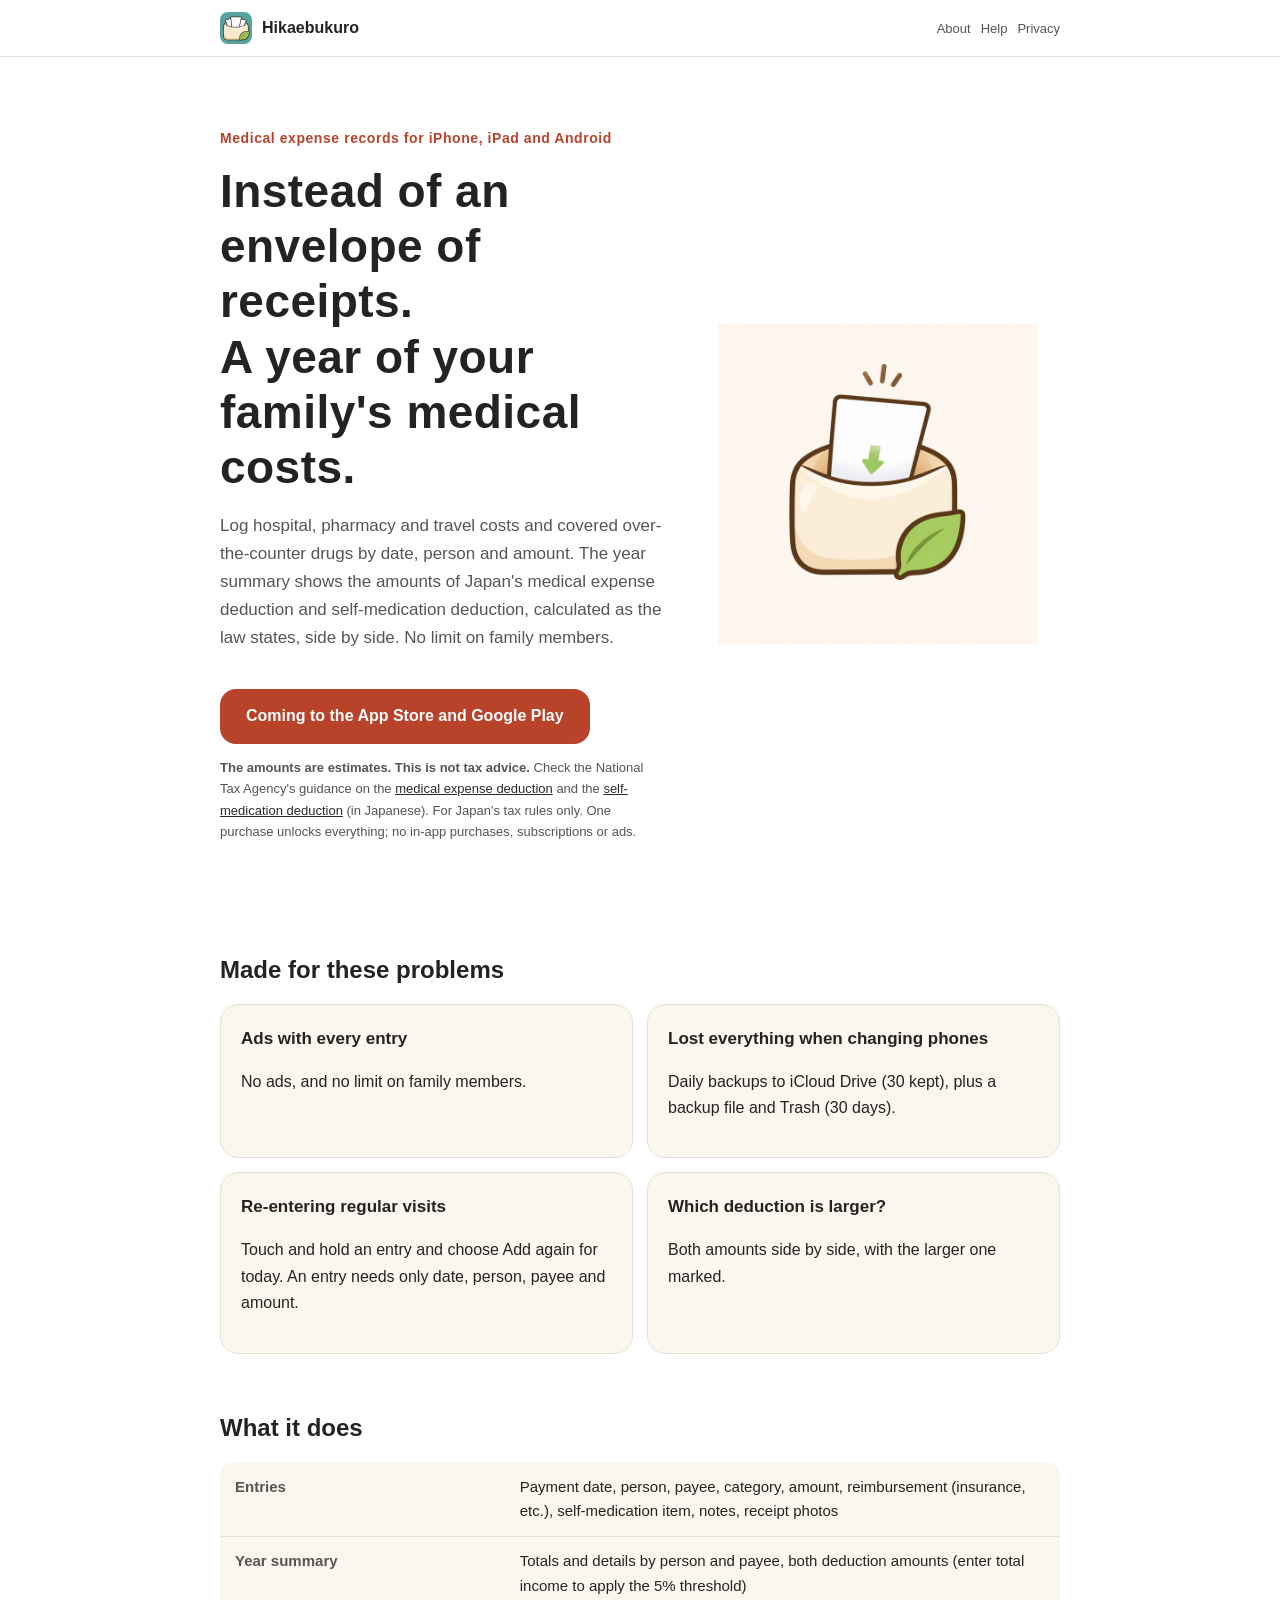
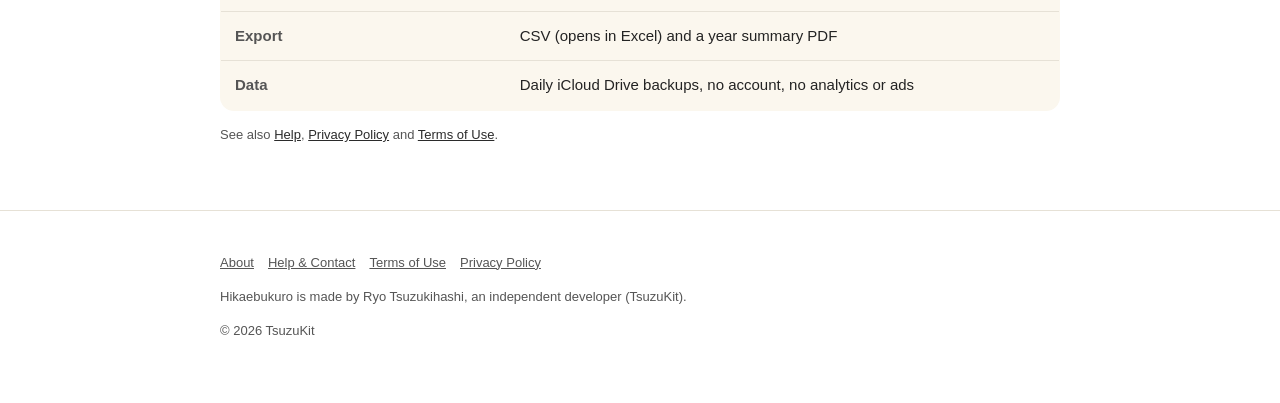
<file: index.html>
<!DOCTYPE html>
<html lang="ja" data-title-ja="ひかえぶくろ｜医療費控除と医療費集計" data-title-en="Hikaebukuro | Family medical expenses">
<head>
<meta charset="UTF-8">
<meta name="viewport" content="width=device-width, initial-scale=1">
<script>(function(){var l=navigator.languages&&navigator.languages.length?navigator.languages:[navigator.language||"ja"],p="en";for(var i=0;i<l.length;i++){var c=String(l[i]).toLowerCase();if(c.indexOf("ja")===0){p="ja";break}if(c.indexOf("en")===0){p="en";break}}var d=document.documentElement;d.lang=p;var t=d.getAttribute("data-title-"+p);if(t){document.title=t}})();</script>
<title>ひかえぶくろ｜医療費控除と医療費集計</title>
<meta name="description" content="家族の医療費を1年ぶんためて、医療費控除とセルフメディケーション税制の額を条文の計算で並べる。家族の人数の制限なし。買い切り・広告なし。税の助言はしません。 / Keep a year of family medical costs and compare Japan&#x27;s medical expense and self-medication deduction amounts as the law calculates them. No limit on family members. One purchase, no ads.">
<meta property="og:title" content="ひかえぶくろ｜医療費控除と医療費集計">
<meta property="og:description" content="家族の医療費を1年ぶんためて、医療費控除とセルフメディケーション税制の額を条文の計算で並べる。家族の人数の制限なし。買い切り・広告なし。税の助言はしません。">
<meta property="og:type" content="website">
<meta property="og:url" content="https://hikaebukuro.tsuzukit.com/">
<meta property="og:image" content="https://hikaebukuro.tsuzukit.com/assets/og.jpg">
<link rel="icon" href="assets/icon.png">
<link rel="apple-touch-icon" href="assets/icon.png">
<link rel="stylesheet" href="style.css">
</head>
<body>
<div data-l="ja" lang="ja">
<header class="site"><div class="wrap">
<a class="brand" href="./"><img src="assets/icon.png" alt="" width="32" height="32">ひかえぶくろ</a>
<nav class="site"><a href="./">紹介</a><a href="support.html">使い方</a><a href="privacy.html">プライバシー</a></nav>
</div></header>
<main class="wrap">
<section class="hero">
<div>
<p class="eyebrow">iPhone・iPad・Android の医療費の控え</p>
<h1>領収書の袋の代わりに。<br>家族みんなの医療費を1年ぶん。</h1>
<p class="lead">病院・薬局・通院の交通費・対象の市販薬を、支払った日と人と金額で入れておくと、年のまとめで医療費控除とセルフメディケーション税制の額を条文どおりの計算で並べます。家族の人数に制限はありません。</p>
<a class="cta" href="#store" id="store">App Store・Google Play で配信予定</a>
<p class="note"><strong>出すのは計算の目安です。税の助言はしません。</strong>何が医療費に入るか・どちらを選ぶかは、国税庁の<a href="https://www.nta.go.jp/taxes/shiraberu/taxanswer/shotoku/1120.htm">医療費控除</a>・<a href="https://www.nta.go.jp/taxes/shiraberu/taxanswer/shotoku/1129.htm">セルフメディケーション税制</a>の説明で確かめてください。買い切りで全部の機能が使え、アプリ内課金・サブスクリプション・広告はありません。</p>
</div>
<img src="assets/hero.jpg" alt="封筒から領収書がのぞいているイラスト" width="360">
</section>

<h2>こんな困りごとのために</h2>
<div class="grid two">
<div class="card"><h3>入れるたびに広告</h3><p>広告はありません。家族の人数の制限もありません。</p></div>
<div class="card"><h3>機種変更で消えた</h3><p>iCloud Drive に毎日の控え（30 世代）。控えのファイルとゴミ箱（30 日）も。</p></div>
<div class="card"><h3>定期の通院を毎回入れる</h3><p>記録を長押しして「同じ内容で今日の日付で足す」。1件は日付・人・支払先・金額だけ。</p></div>
<div class="card"><h3>どちらの控除が大きい？</h3><p>医療費控除とセルフメディケーション税制の額を並べて、大きいほうに印を付けます。</p></div>
</div>

<h2>できること</h2>
<table>
<tr><th>記録</th><td>支払った日・人・支払先・区分・金額・補てん（保険金など）・セルフメディケーション税制の対象・メモ・領収書の写真</td></tr>
<tr><th>年のまとめ</th><td>人ごと・支払先ごとの合計と明細・2つの控除の額（総所得金額等を入れると 5% のしきいも）</td></tr>
<tr><th>書き出し</th><td>CSV（Excel で開ける）・年のまとめの PDF</td></tr>
<tr><th>データ</th><td>iCloud Drive の毎日の控え・アカウントなし・解析と広告なし</td></tr>
</table>
<p class="note"><a href="support.html">使い方</a>・<a href="privacy.html">プライバシーポリシー</a>・<a href="terms.html">利用規約</a>もご覧ください。</p>
</main>
<footer class="site"><div class="wrap">
<p><a href="./">紹介</a><a href="support.html">使い方とお問い合わせ</a><a href="terms.html">利用規約</a><a href="privacy.html">プライバシーポリシー</a></p>
<p>ひかえぶくろは、個人開発者の續橋涼（TsuzuKit）が作っているアプリです。</p>
<p>© 2026 TsuzuKit</p>
</div></footer>
</div>
<div data-l="en" lang="en">
<header class="site"><div class="wrap">
<a class="brand" href="./"><img src="assets/icon.png" alt="" width="32" height="32">Hikaebukuro</a>
<nav class="site"><a href="./">About</a><a href="support.html">Help</a><a href="privacy.html">Privacy</a></nav>
</div></header>
<main class="wrap">
<section class="hero">
<div>
<p class="eyebrow">Medical expense records for iPhone, iPad and Android</p>
<h1>Instead of an envelope of receipts.<br>A year of your family's medical costs.</h1>
<p class="lead">Log hospital, pharmacy and travel costs and covered over-the-counter drugs by date, person and amount. The year summary shows the amounts of Japan's medical expense deduction and self-medication deduction, calculated as the law states, side by side. No limit on family members.</p>
<a class="cta" href="#store" id="store">Coming to the App Store and Google Play</a>
<p class="note"><strong>The amounts are estimates. This is not tax advice.</strong> Check the National Tax Agency's guidance on the <a href="https://www.nta.go.jp/taxes/shiraberu/taxanswer/shotoku/1120.htm">medical expense deduction</a> and the <a href="https://www.nta.go.jp/taxes/shiraberu/taxanswer/shotoku/1129.htm">self-medication deduction</a> (in Japanese). For Japan's tax rules only. One purchase unlocks everything; no in-app purchases, subscriptions or ads.</p>
</div>
<img src="assets/hero.jpg" alt="Illustration of receipts peeking out of an envelope" width="360">
</section>

<h2>Made for these problems</h2>
<div class="grid two">
<div class="card"><h3>Ads with every entry</h3><p>No ads, and no limit on family members.</p></div>
<div class="card"><h3>Lost everything when changing phones</h3><p>Daily backups to iCloud Drive (30 kept), plus a backup file and Trash (30 days).</p></div>
<div class="card"><h3>Re-entering regular visits</h3><p>Touch and hold an entry and choose Add again for today. An entry needs only date, person, payee and amount.</p></div>
<div class="card"><h3>Which deduction is larger?</h3><p>Both amounts side by side, with the larger one marked.</p></div>
</div>

<h2>What it does</h2>
<table>
<tr><th>Entries</th><td>Payment date, person, payee, category, amount, reimbursement (insurance, etc.), self-medication item, notes, receipt photos</td></tr>
<tr><th>Year summary</th><td>Totals and details by person and payee, both deduction amounts (enter total income to apply the 5% threshold)</td></tr>
<tr><th>Export</th><td>CSV (opens in Excel) and a year summary PDF</td></tr>
<tr><th>Data</th><td>Daily iCloud Drive backups, no account, no analytics or ads</td></tr>
</table>
<p class="note">See also <a href="support.html">Help</a>, <a href="privacy.html">Privacy Policy</a> and <a href="terms.html">Terms of Use</a>.</p>
</main>
<footer class="site"><div class="wrap">
<p><a href="./">About</a><a href="support.html">Help & Contact</a><a href="terms.html">Terms of Use</a><a href="privacy.html">Privacy Policy</a></p>
<p>Hikaebukuro is made by Ryo Tsuzukihashi, an independent developer (TsuzuKit).</p>
<p>© 2026 TsuzuKit</p>
</div></footer>
</div>
</body>
</html>
</file>
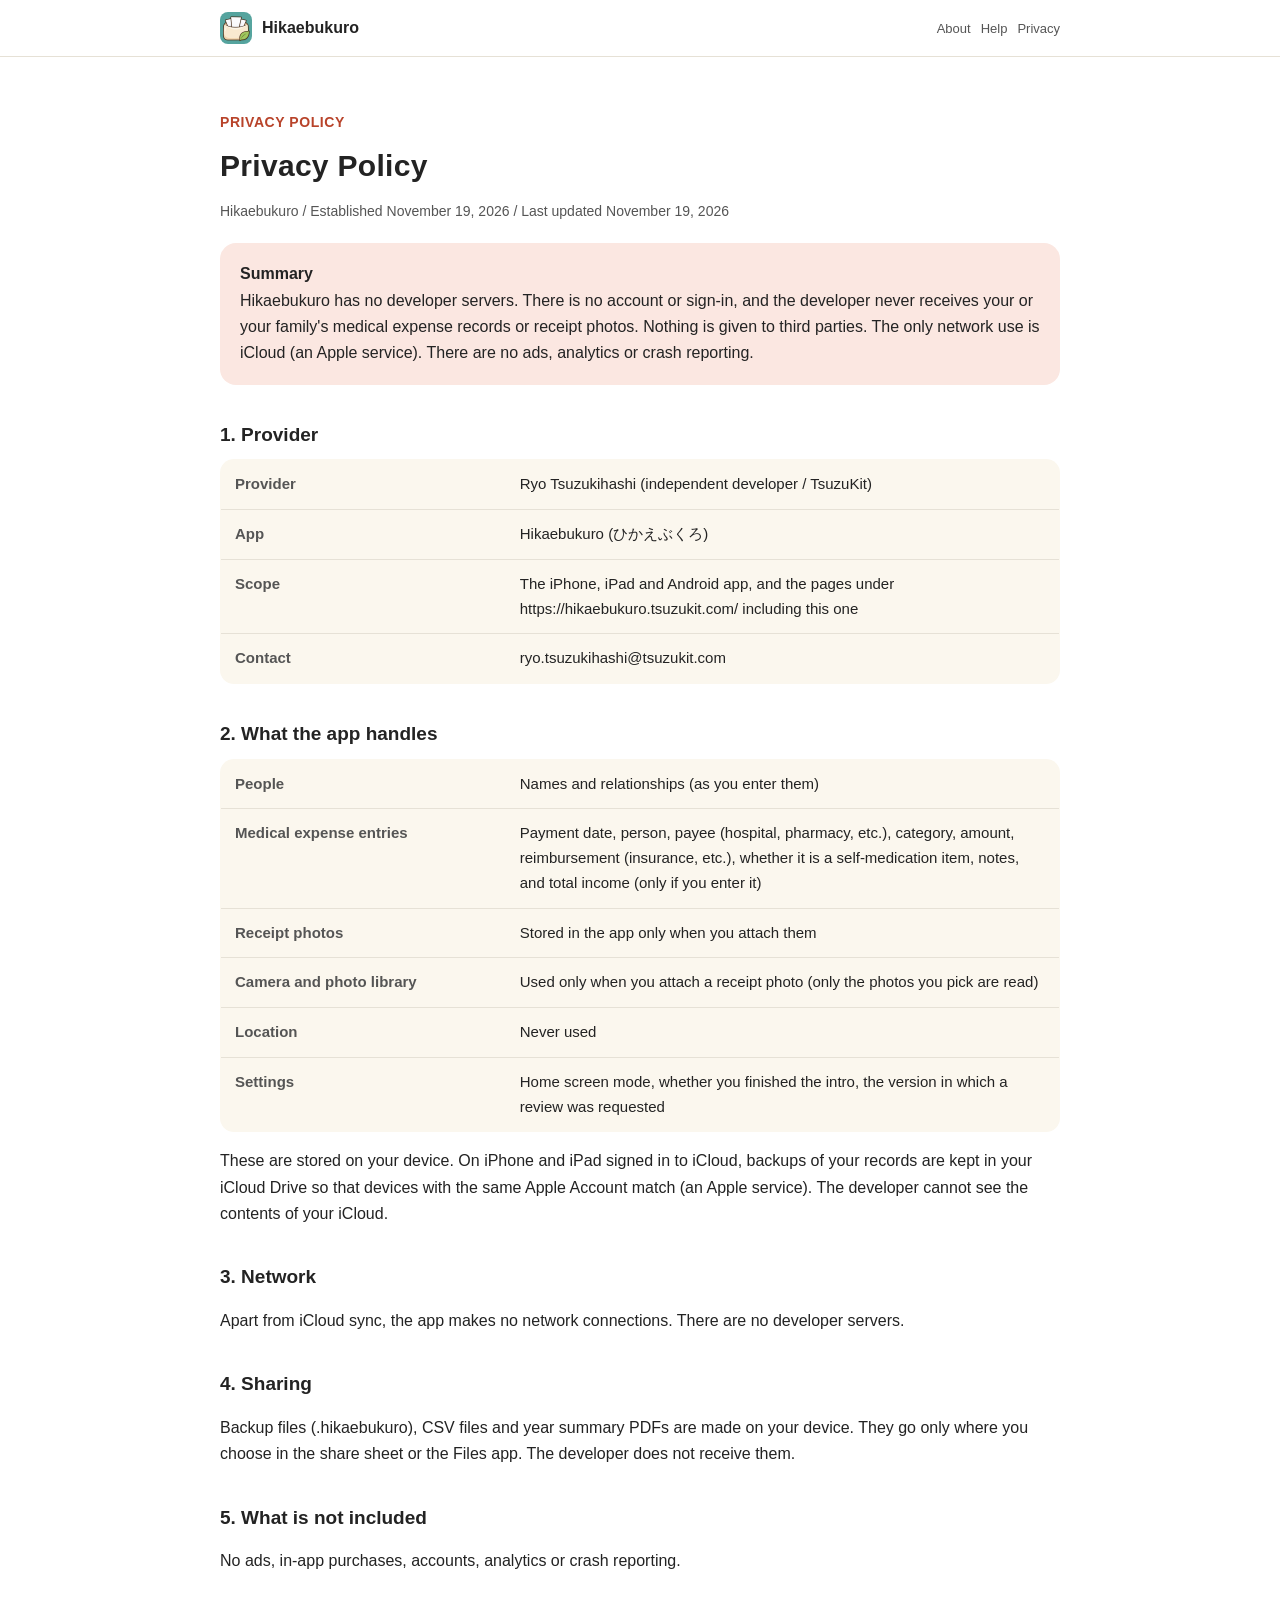
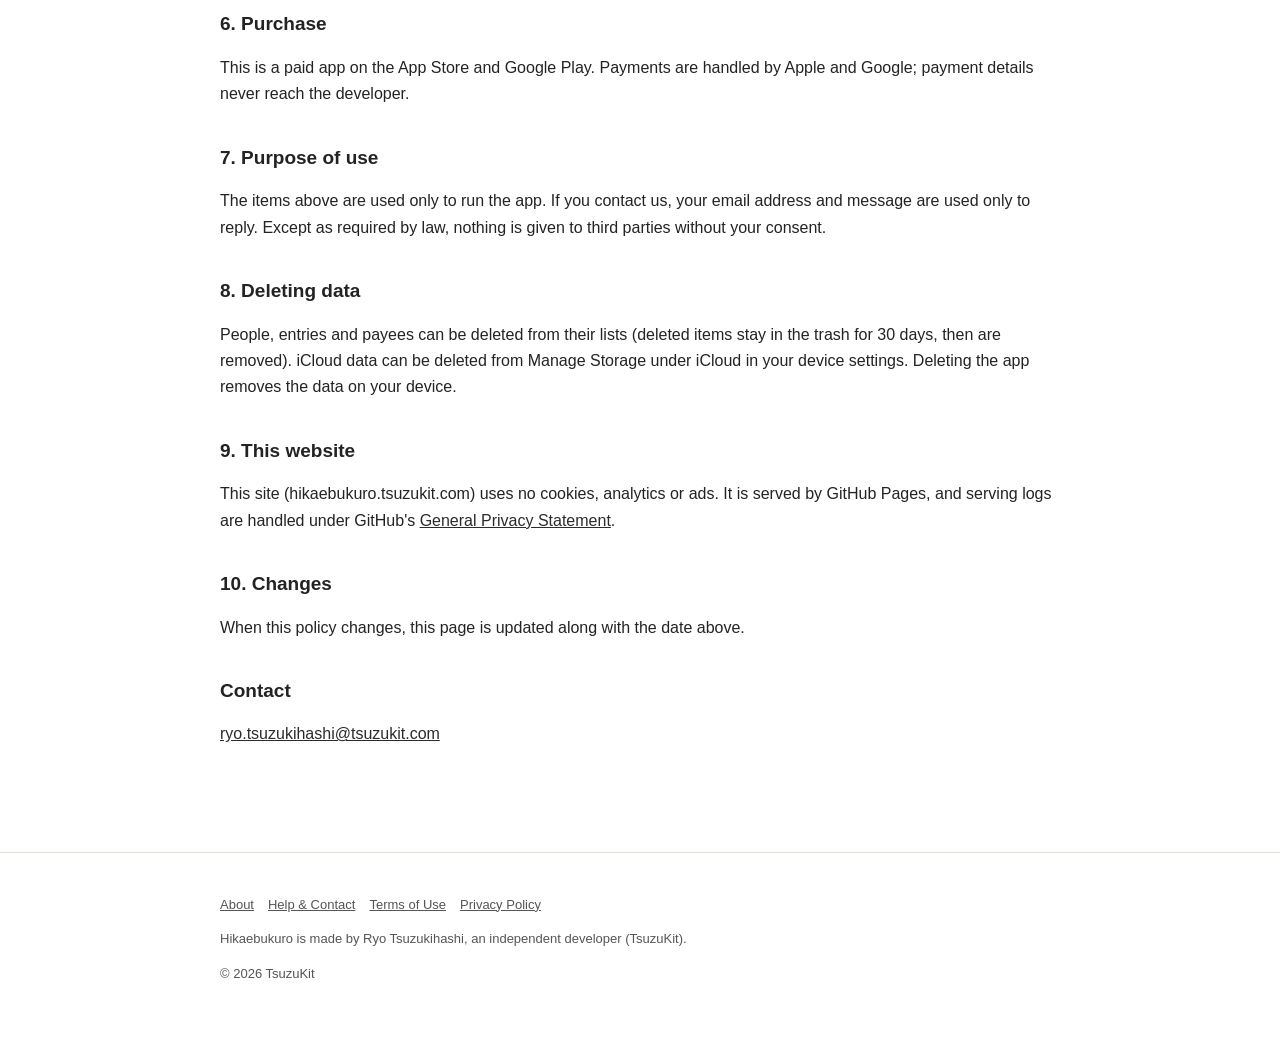
<file: privacy.html>
<!DOCTYPE html>
<html lang="ja" data-title-ja="プライバシーポリシー - ひかえぶくろ" data-title-en="Privacy Policy - Hikaebukuro">
<head>
<meta charset="UTF-8">
<meta name="viewport" content="width=device-width, initial-scale=1">
<script>(function(){var l=navigator.languages&&navigator.languages.length?navigator.languages:[navigator.language||"ja"],p="en";for(var i=0;i<l.length;i++){var c=String(l[i]).toLowerCase();if(c.indexOf("ja")===0){p="ja";break}if(c.indexOf("en")===0){p="en";break}}var d=document.documentElement;d.lang=p;var t=d.getAttribute("data-title-"+p);if(t){document.title=t}})();</script>
<title>プライバシーポリシー - ひかえぶくろ</title>
<meta name="description" content="ひかえぶくろのプライバシーポリシー。開発者は個人情報を集めません。医療費の記録と領収書の写真は端末の外に送りません。 / Privacy Policy for Hikaebukuro. The developer collects no personal information. Your medical expense records and receipt photos never leave your device.">
<meta property="og:title" content="プライバシーポリシー - ひかえぶくろ">
<meta property="og:description" content="ひかえぶくろのプライバシーポリシー。開発者は個人情報を集めません。医療費の記録と領収書の写真は端末の外に送りません。">
<meta property="og:type" content="website">
<meta property="og:url" content="https://hikaebukuro.tsuzukit.com/privacy.html">
<meta property="og:image" content="https://hikaebukuro.tsuzukit.com/assets/og.jpg">
<link rel="icon" href="assets/icon.png">
<link rel="apple-touch-icon" href="assets/icon.png">
<link rel="stylesheet" href="style.css">
</head>
<body>
<div data-l="ja" lang="ja">
<header class="site"><div class="wrap">
<a class="brand" href="./"><img src="assets/icon.png" alt="" width="32" height="32">ひかえぶくろ</a>
<nav class="site"><a href="./">紹介</a><a href="support.html">使い方</a><a href="privacy.html">プライバシー</a></nav>
</div></header>
<main class="wrap">
<article class="doc">
<p class="eyebrow">PRIVACY POLICY</p>
<h1>プライバシーポリシー</h1>
<p class="meta">ひかえぶくろ／制定日 2026年11月19日／改定日 2026年11月19日</p>
<div class="summary"><strong>このポリシーの要旨</strong><br>ひかえぶくろは、開発者のサーバーを持たないアプリです。アカウント登録やログインはなく、開発者があなたや家族の医療費の記録・領収書の写真を受け取ることはありません。第三者に渡すこともありません。通信は iCloud（Apple のサービス）だけです。広告、分析ツール、クラッシュを報告する仕組みは入れていません。</div>
<h2>1. 提供者</h2>
<table>
<tr><th>提供者</th><td>續橋涼（個人開発者 / TsuzuKit）</td></tr>
<tr><th>アプリ名</th><td>ひかえぶくろ（英語名 Hikaebukuro）</td></tr>
<tr><th>対象</th><td>iPhone・iPad・Android 向けアプリと、このページを含む https://hikaebukuro.tsuzukit.com/ 配下のページ</td></tr>
<tr><th>連絡先</th><td>ryo.tsuzukihashi@tsuzukit.com</td></tr>
</table>
<h2>2. アプリが扱うもの</h2>
<table>
<tr><th>人</th><td>名前・続柄（あなたが入れたもの）</td></tr>
<tr><th>医療費の記録</th><td>支払った日・人・支払先（病院・薬局など）・区分・金額・補てん（保険金など）・セルフメディケーション税制の対象か・メモ・総所得金額等（入れたときだけ）</td></tr>
<tr><th>領収書の写真</th><td>あなたが付けたときだけ、アプリの中に保存します</td></tr>
<tr><th>カメラ・写真のライブラリ</th><td>領収書の写真を付けるときだけ使います（ライブラリは選んだ写真だけを読みます）</td></tr>
<tr><th>位置</th><td>使いません</td></tr>
<tr><th>アプリの設定</th><td>ホームのモード・案内を終えたかどうか・レビューのお願いを出した版</td></tr>
</table>
<p>これらは端末の中に保存します。iCloud に入っている iPhone・iPad では、記録の控えをあなたの iCloud Drive に置き、同じ Apple アカウントの端末でそろえます（Apple のサービス）。開発者は、あなたの iCloud の中身を見ることはできません。</p>
<h2>3. 通信</h2>
<p>iCloud との同期のほかに、通信はしません。開発者のサーバーはありません。</p>
<h2>4. 書き出し</h2>
<p>控えのファイル（.hikaebukuro）・CSV・年のまとめの PDF は端末の中で作ります。送り先は、あなたが共有の画面やファイル App で選んだ場所です。開発者には届きません。</p>
<h2>5. 入れていないもの</h2>
<p>広告・アプリ内課金・アカウント登録・分析ツール・クラッシュの報告は入れていません。</p>
<h2>6. 購入</h2>
<p>本アプリは App Store と Google Play の有料アプリです。お支払いは Apple・Google が処理し、支払いの情報は開発者には届きません。</p>
<h2>7. 情報を使う目的</h2>
<p>上のものは、アプリを動かすためだけに使います。お問い合わせをいただいたときは、メールアドレスと内容をお返事のためだけに使います。法令にもとづく場合を除き、本人の同意なく第三者に渡すことはありません。</p>
<h2>8. 消したいとき</h2>
<p>人・記録・支払先は、それぞれの一覧から消せます（消したものはゴミ箱に30日残り、そのあと消えます）。iCloud の記録は、端末の設定の iCloud の「ストレージを管理」から消せます。アプリを消すと、端末の中のデータは消えます。</p>
<h2>9. このウェブサイトについて</h2>
<p>このサイト（hikaebukuro.tsuzukit.com）は、Cookie も、アクセスを計測する仕組みも、広告も使っていません。サイトは GitHub Pages で配信しており、配信の記録は GitHub の <a href="https://docs.github.com/ja/site-policy/privacy-policies/github-general-privacy-statement">プライバシーについての声明</a> に沿って扱われます。</p>
<h2>10. 改定</h2>
<p>このポリシーを変えるときは、このページを書きかえ、上の改定日を新しくします。</p>
<h2>お問い合わせ</h2>
<p><a href="mailto:ryo.tsuzukihashi@tsuzukit.com">ryo.tsuzukihashi@tsuzukit.com</a></p>
</article>
</main>
<footer class="site"><div class="wrap">
<p><a href="./">紹介</a><a href="support.html">使い方とお問い合わせ</a><a href="terms.html">利用規約</a><a href="privacy.html">プライバシーポリシー</a></p>
<p>ひかえぶくろは、個人開発者の續橋涼（TsuzuKit）が作っているアプリです。</p>
<p>© 2026 TsuzuKit</p>
</div></footer>
</div>
<div data-l="en" lang="en">
<header class="site"><div class="wrap">
<a class="brand" href="./"><img src="assets/icon.png" alt="" width="32" height="32">Hikaebukuro</a>
<nav class="site"><a href="./">About</a><a href="support.html">Help</a><a href="privacy.html">Privacy</a></nav>
</div></header>
<main class="wrap">
<article class="doc">
<p class="eyebrow">PRIVACY POLICY</p>
<h1>Privacy Policy</h1>
<p class="meta">Hikaebukuro / Established November 19, 2026 / Last updated November 19, 2026</p>
<div class="summary"><strong>Summary</strong><br>Hikaebukuro has no developer servers. There is no account or sign-in, and the developer never receives your or your family's medical expense records or receipt photos. Nothing is given to third parties. The only network use is iCloud (an Apple service). There are no ads, analytics or crash reporting.</div>
<h2>1. Provider</h2>
<table>
<tr><th>Provider</th><td>Ryo Tsuzukihashi (independent developer / TsuzuKit)</td></tr>
<tr><th>App</th><td>Hikaebukuro (ひかえぶくろ)</td></tr>
<tr><th>Scope</th><td>The iPhone, iPad and Android app, and the pages under https://hikaebukuro.tsuzukit.com/ including this one</td></tr>
<tr><th>Contact</th><td>ryo.tsuzukihashi@tsuzukit.com</td></tr>
</table>
<h2>2. What the app handles</h2>
<table>
<tr><th>People</th><td>Names and relationships (as you enter them)</td></tr>
<tr><th>Medical expense entries</th><td>Payment date, person, payee (hospital, pharmacy, etc.), category, amount, reimbursement (insurance, etc.), whether it is a self-medication item, notes, and total income (only if you enter it)</td></tr>
<tr><th>Receipt photos</th><td>Stored in the app only when you attach them</td></tr>
<tr><th>Camera and photo library</th><td>Used only when you attach a receipt photo (only the photos you pick are read)</td></tr>
<tr><th>Location</th><td>Never used</td></tr>
<tr><th>Settings</th><td>Home screen mode, whether you finished the intro, the version in which a review was requested</td></tr>
</table>
<p>These are stored on your device. On iPhone and iPad signed in to iCloud, backups of your records are kept in your iCloud Drive so that devices with the same Apple Account match (an Apple service). The developer cannot see the contents of your iCloud.</p>
<h2>3. Network</h2>
<p>Apart from iCloud sync, the app makes no network connections. There are no developer servers.</p>
<h2>4. Sharing</h2>
<p>Backup files (.hikaebukuro), CSV files and year summary PDFs are made on your device. They go only where you choose in the share sheet or the Files app. The developer does not receive them.</p>
<h2>5. What is not included</h2>
<p>No ads, in-app purchases, accounts, analytics or crash reporting.</p>
<h2>6. Purchase</h2>
<p>This is a paid app on the App Store and Google Play. Payments are handled by Apple and Google; payment details never reach the developer.</p>
<h2>7. Purpose of use</h2>
<p>The items above are used only to run the app. If you contact us, your email address and message are used only to reply. Except as required by law, nothing is given to third parties without your consent.</p>
<h2>8. Deleting data</h2>
<p>People, entries and payees can be deleted from their lists (deleted items stay in the trash for 30 days, then are removed). iCloud data can be deleted from Manage Storage under iCloud in your device settings. Deleting the app removes the data on your device.</p>
<h2>9. This website</h2>
<p>This site (hikaebukuro.tsuzukit.com) uses no cookies, analytics or ads. It is served by GitHub Pages, and serving logs are handled under GitHub's <a href="https://docs.github.com/en/site-policy/privacy-policies/github-general-privacy-statement">General Privacy Statement</a>.</p>
<h2>10. Changes</h2>
<p>When this policy changes, this page is updated along with the date above.</p>
<h2>Contact</h2>
<p><a href="mailto:ryo.tsuzukihashi@tsuzukit.com">ryo.tsuzukihashi@tsuzukit.com</a></p>
</article>
</main>
<footer class="site"><div class="wrap">
<p><a href="./">About</a><a href="support.html">Help & Contact</a><a href="terms.html">Terms of Use</a><a href="privacy.html">Privacy Policy</a></p>
<p>Hikaebukuro is made by Ryo Tsuzukihashi, an independent developer (TsuzuKit).</p>
<p>© 2026 TsuzuKit</p>
</div></footer>
</div>
</body>
</html>
</file>
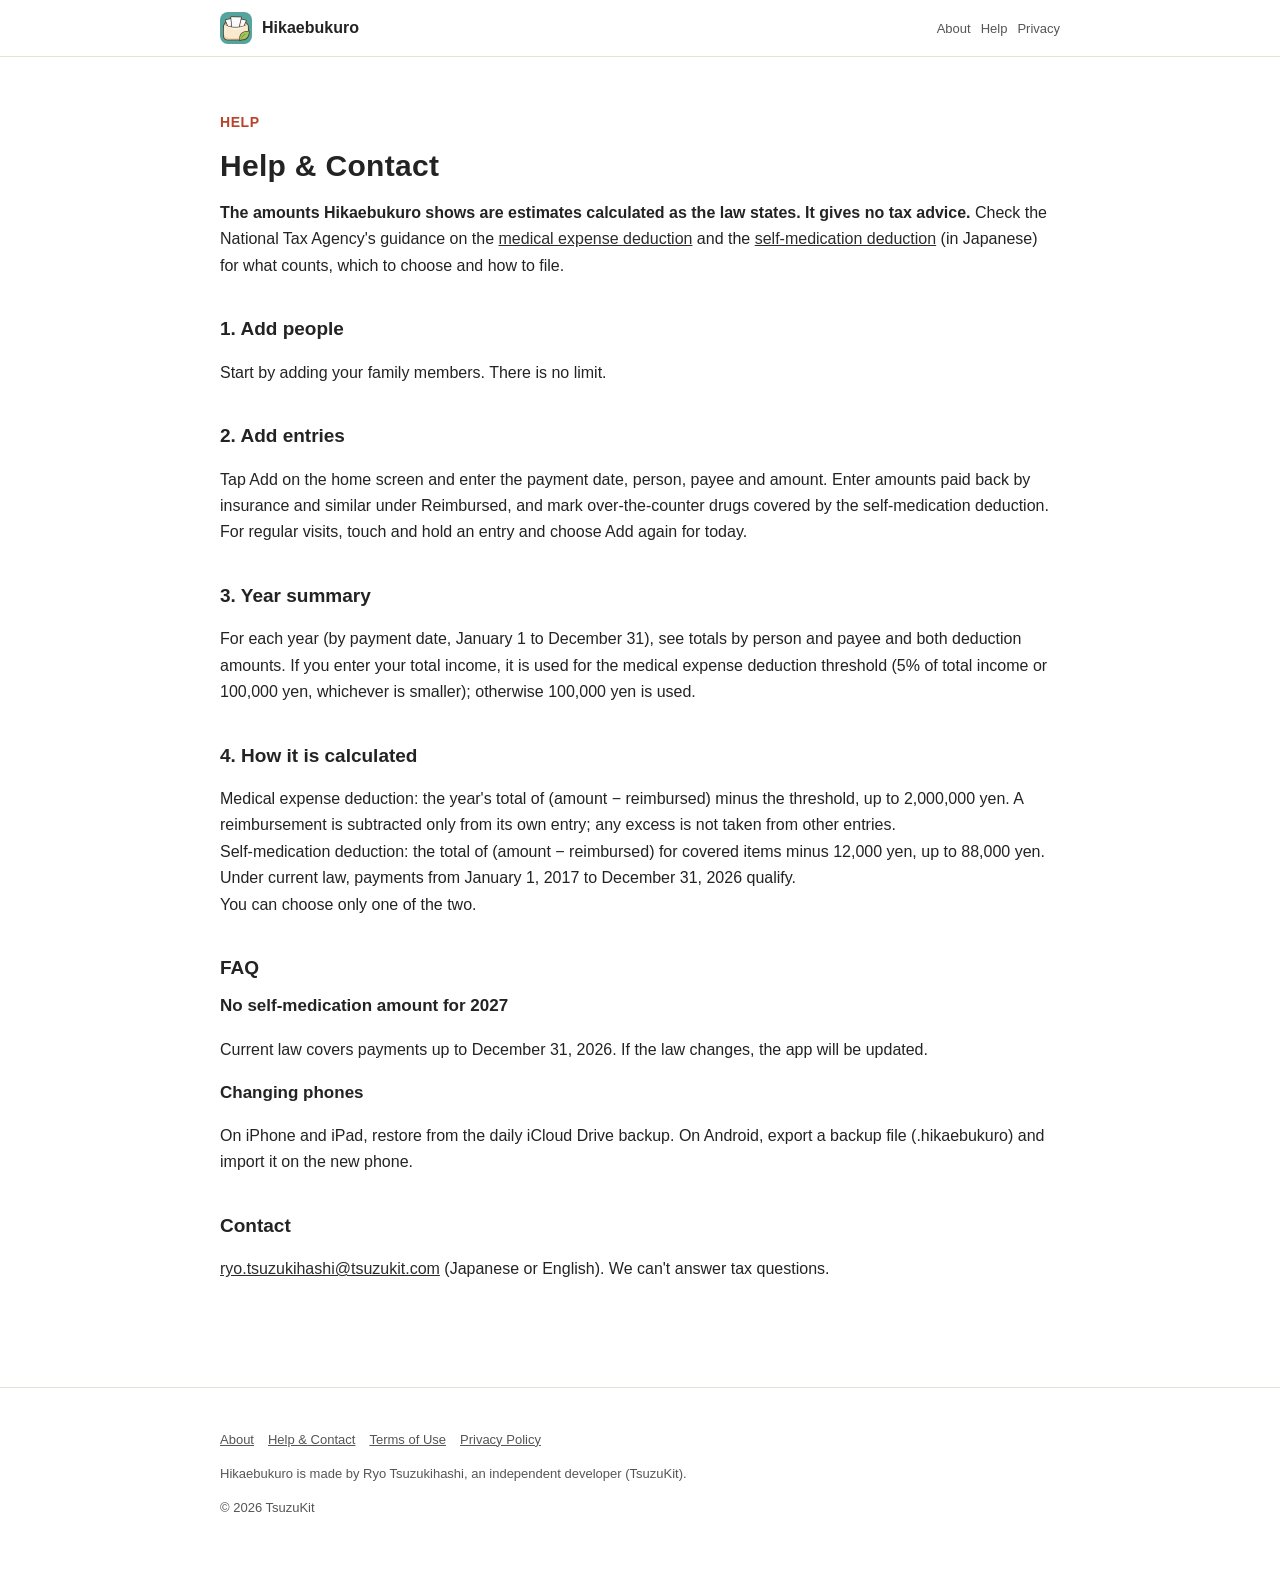
<file: support.html>
<!DOCTYPE html>
<html lang="ja" data-title-ja="使い方とお問い合わせ - ひかえぶくろ" data-title-en="Help &amp; Contact - Hikaebukuro">
<head>
<meta charset="UTF-8">
<meta name="viewport" content="width=device-width, initial-scale=1">
<script>(function(){var l=navigator.languages&&navigator.languages.length?navigator.languages:[navigator.language||"ja"],p="en";for(var i=0;i<l.length;i++){var c=String(l[i]).toLowerCase();if(c.indexOf("ja")===0){p="ja";break}if(c.indexOf("en")===0){p="en";break}}var d=document.documentElement;d.lang=p;var t=d.getAttribute("data-title-"+p);if(t){document.title=t}})();</script>
<title>使い方とお問い合わせ - ひかえぶくろ</title>
<meta name="description" content="ひかえぶくろの使い方（人と記録・補てん・セルフメディケーション税制の対象・年のまとめ・書き出し）とよくあるご質問、お問い合わせ。 / How to use Hikaebukuro (people and entries, reimbursements, self-medication items, year summary, export), FAQ and contact.">
<meta property="og:title" content="使い方とお問い合わせ - ひかえぶくろ">
<meta property="og:description" content="ひかえぶくろの使い方（人と記録・補てん・セルフメディケーション税制の対象・年のまとめ・書き出し）とよくあるご質問、お問い合わせ。">
<meta property="og:type" content="website">
<meta property="og:url" content="https://hikaebukuro.tsuzukit.com/support.html">
<meta property="og:image" content="https://hikaebukuro.tsuzukit.com/assets/og.jpg">
<link rel="icon" href="assets/icon.png">
<link rel="apple-touch-icon" href="assets/icon.png">
<link rel="stylesheet" href="style.css">
</head>
<body>
<div data-l="ja" lang="ja">
<header class="site"><div class="wrap">
<a class="brand" href="./"><img src="assets/icon.png" alt="" width="32" height="32">ひかえぶくろ</a>
<nav class="site"><a href="./">紹介</a><a href="support.html">使い方</a><a href="privacy.html">プライバシー</a></nav>
</div></header>
<main class="wrap">
<article class="doc">
<p class="eyebrow">HELP</p>
<h1>使い方とお問い合わせ</h1>
<p><strong>ひかえぶくろが出す額は、条文どおりの計算の目安です。税の助言はしません。</strong>何が医療費に入るか・どちらを選ぶか・申告のしかたは、国税庁の<a href="https://www.nta.go.jp/taxes/shiraberu/taxanswer/shotoku/1120.htm">医療費控除</a>・<a href="https://www.nta.go.jp/taxes/shiraberu/taxanswer/shotoku/1129.htm">セルフメディケーション税制</a>の説明で確かめてください。</p>
<h2>1. 人を足す</h2>
<p>はじめに家族の人を足します。人数に制限はありません。</p>
<h2>2. 記録を足す</h2>
<p>ホームの［足す］で、支払った日・人・支払先・金額を入れます。保険金などで戻ってきた分は「補てん」に、セルフメディケーション税制の対象の市販薬は「対象」に印を付けます。定期の通院は、記録を長押しして「同じ内容で今日の日付で足す」。</p>
<h2>3. 年のまとめ</h2>
<p>年ごと（支払った日の 1月1日〜12月31日）に、人ごと・支払先ごとの合計と、2つの控除の額を並べます。総所得金額等を入れると、医療費控除のしきい（総所得金額等の 5% と 10 万円の小さいほう）に使います。入れなければ 10 万円で計算します。</p>
<h2>4. 計算のしかた</h2>
<p>医療費控除: その年の（金額 − 補てん）の合計 − しきい（上限 200 万円）。補てんは、その記録の金額から引き、引ききれない分はほかの記録から引きません。<br>セルフメディケーション税制: 対象の記録の（金額 − 補てん）の合計 − 1 万 2 千円（上限 8 万 8 千円）。いまの法律では、2017 年 1 月 1 日〜2026 年 12 月 31 日に払った分が対象です。<br>2つの控除は、どちらか一方しか選べません。</p>
<h2>よくあるご質問</h2>
<h3>2027 年の分でセルフメディケーション税制の額が出ません</h3>
<p>いまの法律の期間が 2026 年 12 月 31 日の支払いまでのためです。法律が変われば、アプリを直して版を上げます。</p>
<h3>機種変更のとき</h3>
<p>iPhone・iPad は iCloud Drive の毎日の控えから戻せます。Android は控えのファイル（.hikaebukuro）を書き出して、新しい端末で読みこみます。</p>
<h2>お問い合わせ</h2>
<p><a href="mailto:ryo.tsuzukihashi@tsuzukit.com">ryo.tsuzukihashi@tsuzukit.com</a>（日本語・英語）。税についてのご相談にはお答えできません。</p>
</article>
</main>
<footer class="site"><div class="wrap">
<p><a href="./">紹介</a><a href="support.html">使い方とお問い合わせ</a><a href="terms.html">利用規約</a><a href="privacy.html">プライバシーポリシー</a></p>
<p>ひかえぶくろは、個人開発者の續橋涼（TsuzuKit）が作っているアプリです。</p>
<p>© 2026 TsuzuKit</p>
</div></footer>
</div>
<div data-l="en" lang="en">
<header class="site"><div class="wrap">
<a class="brand" href="./"><img src="assets/icon.png" alt="" width="32" height="32">Hikaebukuro</a>
<nav class="site"><a href="./">About</a><a href="support.html">Help</a><a href="privacy.html">Privacy</a></nav>
</div></header>
<main class="wrap">
<article class="doc">
<p class="eyebrow">HELP</p>
<h1>Help &amp; Contact</h1>
<p><strong>The amounts Hikaebukuro shows are estimates calculated as the law states. It gives no tax advice.</strong> Check the National Tax Agency's guidance on the <a href="https://www.nta.go.jp/taxes/shiraberu/taxanswer/shotoku/1120.htm">medical expense deduction</a> and the <a href="https://www.nta.go.jp/taxes/shiraberu/taxanswer/shotoku/1129.htm">self-medication deduction</a> (in Japanese) for what counts, which to choose and how to file.</p>
<h2>1. Add people</h2>
<p>Start by adding your family members. There is no limit.</p>
<h2>2. Add entries</h2>
<p>Tap Add on the home screen and enter the payment date, person, payee and amount. Enter amounts paid back by insurance and similar under Reimbursed, and mark over-the-counter drugs covered by the self-medication deduction. For regular visits, touch and hold an entry and choose Add again for today.</p>
<h2>3. Year summary</h2>
<p>For each year (by payment date, January 1 to December 31), see totals by person and payee and both deduction amounts. If you enter your total income, it is used for the medical expense deduction threshold (5% of total income or 100,000 yen, whichever is smaller); otherwise 100,000 yen is used.</p>
<h2>4. How it is calculated</h2>
<p>Medical expense deduction: the year's total of (amount − reimbursed) minus the threshold, up to 2,000,000 yen. A reimbursement is subtracted only from its own entry; any excess is not taken from other entries.<br>Self-medication deduction: the total of (amount − reimbursed) for covered items minus 12,000 yen, up to 88,000 yen. Under current law, payments from January 1, 2017 to December 31, 2026 qualify.<br>You can choose only one of the two.</p>
<h2>FAQ</h2>
<h3>No self-medication amount for 2027</h3>
<p>Current law covers payments up to December 31, 2026. If the law changes, the app will be updated.</p>
<h3>Changing phones</h3>
<p>On iPhone and iPad, restore from the daily iCloud Drive backup. On Android, export a backup file (.hikaebukuro) and import it on the new phone.</p>
<h2>Contact</h2>
<p><a href="mailto:ryo.tsuzukihashi@tsuzukit.com">ryo.tsuzukihashi@tsuzukit.com</a> (Japanese or English). We can't answer tax questions.</p>
</article>
</main>
<footer class="site"><div class="wrap">
<p><a href="./">About</a><a href="support.html">Help & Contact</a><a href="terms.html">Terms of Use</a><a href="privacy.html">Privacy Policy</a></p>
<p>Hikaebukuro is made by Ryo Tsuzukihashi, an independent developer (TsuzuKit).</p>
<p>© 2026 TsuzuKit</p>
</div></footer>
</div>
</body>
</html>
</file>
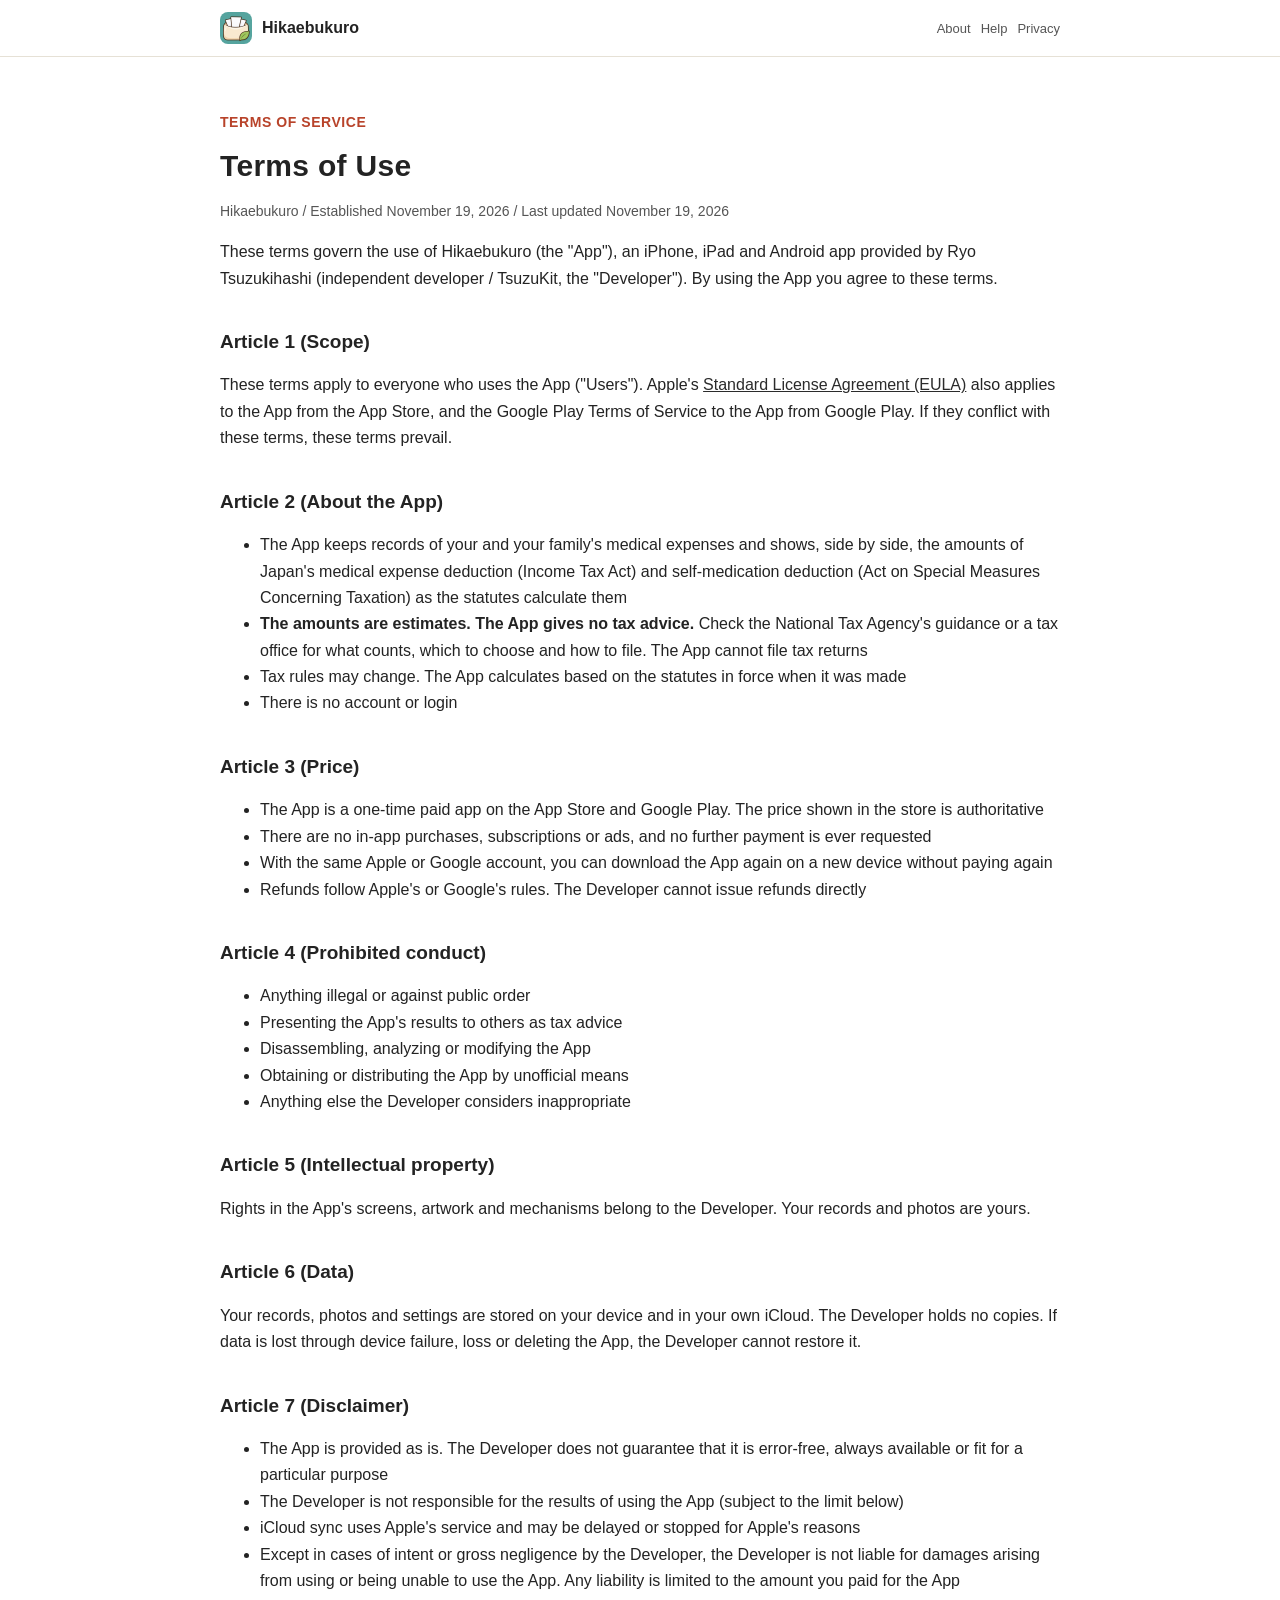
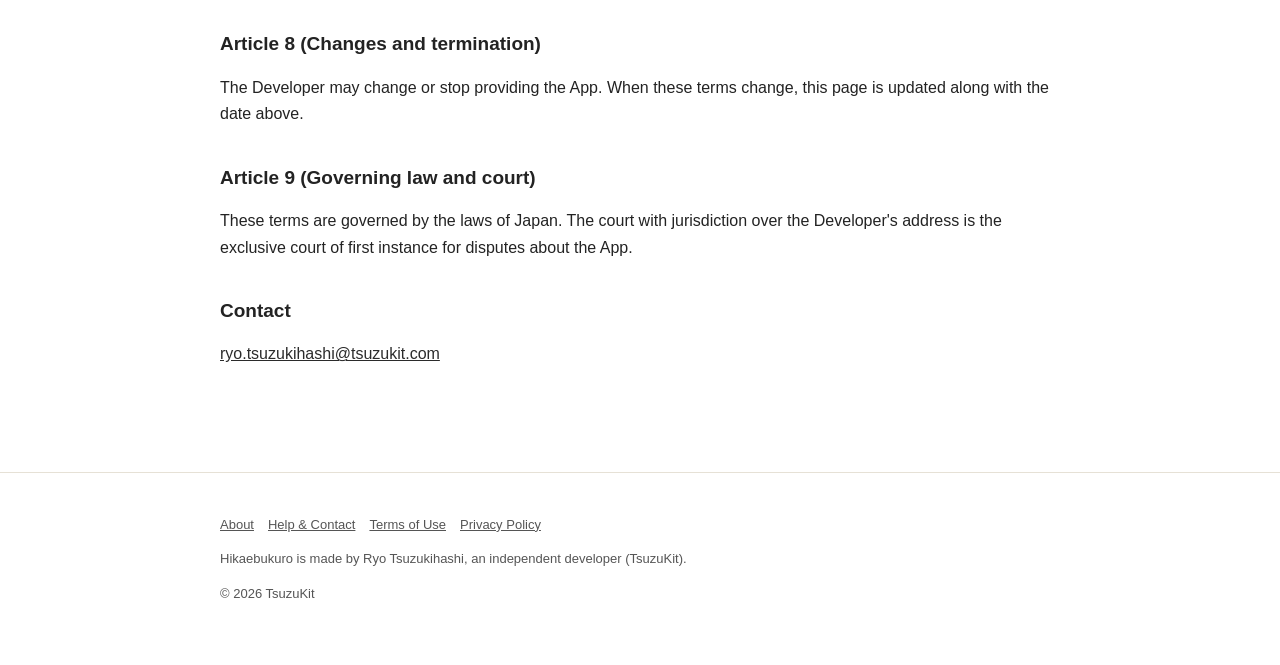
<file: terms.html>
<!DOCTYPE html>
<html lang="ja" data-title-ja="利用規約 - ひかえぶくろ" data-title-en="Terms of Use - Hikaebukuro">
<head>
<meta charset="UTF-8">
<meta name="viewport" content="width=device-width, initial-scale=1">
<script>(function(){var l=navigator.languages&&navigator.languages.length?navigator.languages:[navigator.language||"ja"],p="en";for(var i=0;i<l.length;i++){var c=String(l[i]).toLowerCase();if(c.indexOf("ja")===0){p="ja";break}if(c.indexOf("en")===0){p="en";break}}var d=document.documentElement;d.lang=p;var t=d.getAttribute("data-title-"+p);if(t){document.title=t}})();</script>
<title>利用規約 - ひかえぶくろ</title>
<meta name="description" content="ひかえぶくろの利用規約。 / Terms of Use for Hikaebukuro.">
<meta property="og:title" content="利用規約 - ひかえぶくろ">
<meta property="og:description" content="ひかえぶくろの利用規約。">
<meta property="og:type" content="website">
<meta property="og:url" content="https://hikaebukuro.tsuzukit.com/terms.html">
<meta property="og:image" content="https://hikaebukuro.tsuzukit.com/assets/og.jpg">
<link rel="icon" href="assets/icon.png">
<link rel="apple-touch-icon" href="assets/icon.png">
<link rel="stylesheet" href="style.css">
</head>
<body>
<div data-l="ja" lang="ja">
<header class="site"><div class="wrap">
<a class="brand" href="./"><img src="assets/icon.png" alt="" width="32" height="32">ひかえぶくろ</a>
<nav class="site"><a href="./">紹介</a><a href="support.html">使い方</a><a href="privacy.html">プライバシー</a></nav>
</div></header>
<main class="wrap">
<article class="doc">
<p class="eyebrow">TERMS OF SERVICE</p>
<h1>利用規約</h1>
<p class="meta">ひかえぶくろ／制定日 2026年11月19日／改定日 2026年11月19日</p>
<p>この規約は、續橋涼（個人開発者 / TsuzuKit。以下「開発者」）が提供する iPhone・iPad・Android アプリ「ひかえぶくろ」（以下「本アプリ」）を使うときの決まりです。本アプリを使った時点で、この規約に同意したものとします。</p>
<h2>第1条（適用）</h2>
<p>この規約は、本アプリを使うすべての方（以下「利用者」）に適用されます。App Store から入れた本アプリには、Apple が定める<a href="https://www.apple.com/legal/internet-services/itunes/dev/stdeula/">標準のライセンス契約（EULA）</a>も、Google Play から入れた本アプリには Google Play の利用規約も、あわせて適用されます。この規約とそれらが食い違うときは、この規約を優先します。</p>
<h2>第2条（本アプリについて）</h2>
<ul>
<li>本アプリは、利用者と家族の医療費の記録をためて、所得税法の医療費控除と租税特別措置法のセルフメディケーション税制の額を、条文どおりの計算で並べるための道具です</li>
<li><strong>本アプリが出す額は目安です。税の助言はしません。</strong>何が医療費に入るか・どちらを選ぶか・申告のしかたは、国税庁の説明や税務署で確かめてください。確定申告の送信はできません</li>
<li>税の決まりは変わることがあります。本アプリは、作った時点の法律の条文にもとづいて計算します</li>
<li>アカウント登録やログインはありません</li>
</ul>
<h2>第3条（料金）</h2>
<ul>
<li>本アプリは、App Store・Google Play で購入する買い切りの有料アプリです。価格はストアに表示されるものが正です</li>
<li>アプリ内課金、サブスクリプション、広告はありません。購入したあとに追加の支払いを求めることはありません</li>
<li>同じ Apple アカウント・Google アカウントであれば、機種変更やアプリの入れ直しのときに、もう一度お支払いいただかずにダウンロードできます</li>
<li>返金は Apple・Google の規定に従います。開発者が直接返金することはできません</li>
</ul>
<h2>第4条（禁止事項）</h2>
<p>本アプリを使うとき、次のことをしてはいけません。</p>
<ul>
<li>法令や公序良俗に反すること</li>
<li>本アプリの計算の結果を、税の助言として人に示すこと</li>
<li>本アプリを分解・解析・改変すること</li>
<li>本アプリを正規の方法以外で入手したり、配ったりすること</li>
<li>そのほか、開発者が不適切と判断すること</li>
</ul>
<h2>第5条（知的財産）</h2>
<p>本アプリの画面・絵・仕組みについての権利は、開発者にあります。利用者が入れた記録と写真は、利用者のものです。</p>
<h2>第6条（データ）</h2>
<p>記録・写真・設定は、利用者の端末と、利用者の iCloud に保存されます。開発者はその記録を持っていません。端末の故障や紛失、アプリの削除などで消えても、開発者は元に戻すことができません。</p>
<h2>第7条（免責事項）</h2>
<ul>
<li>本アプリは、そのままの状態で提供します。開発者は、本アプリに誤りがないこと、いつでも使えること、特定の目的に合うことを保証しません</li>
<li>本アプリを使った結果について、開発者は責任を負いません（下の項の上限のとおり）</li>
<li>iCloud の同期は Apple のサービスを使うため、Apple の都合で遅れたり止まったりすることがあります</li>
<li>本アプリを使ったこと、または使えなかったことで利用者や周りの人に損害が生じても、開発者に故意または重大な過失がある場合を除き、開発者は責任を負いません。責任を負う場合も、利用者が本アプリに支払った金額を上限とします</li>
</ul>
<h2>第8条（変更と終了）</h2>
<p>開発者は、本アプリの内容を変えること、提供を終えることがあります。この規約を変えるときは、このページを書きかえ、上の改定日を新しくします。</p>
<h2>第9条（準拠法と裁判所）</h2>
<p>この規約は日本法に従います。本アプリについての争いは、開発者の住所地を管轄する裁判所を、第一審の専属的な合意管轄裁判所とします。</p>
<h2>お問い合わせ</h2>
<p><a href="mailto:ryo.tsuzukihashi@tsuzukit.com">ryo.tsuzukihashi@tsuzukit.com</a></p>
</article>
</main>
<footer class="site"><div class="wrap">
<p><a href="./">紹介</a><a href="support.html">使い方とお問い合わせ</a><a href="terms.html">利用規約</a><a href="privacy.html">プライバシーポリシー</a></p>
<p>ひかえぶくろは、個人開発者の續橋涼（TsuzuKit）が作っているアプリです。</p>
<p>© 2026 TsuzuKit</p>
</div></footer>
</div>
<div data-l="en" lang="en">
<header class="site"><div class="wrap">
<a class="brand" href="./"><img src="assets/icon.png" alt="" width="32" height="32">Hikaebukuro</a>
<nav class="site"><a href="./">About</a><a href="support.html">Help</a><a href="privacy.html">Privacy</a></nav>
</div></header>
<main class="wrap">
<article class="doc">
<p class="eyebrow">TERMS OF SERVICE</p>
<h1>Terms of Use</h1>
<p class="meta">Hikaebukuro / Established November 19, 2026 / Last updated November 19, 2026</p>
<p>These terms govern the use of Hikaebukuro (the "App"), an iPhone, iPad and Android app provided by Ryo Tsuzukihashi (independent developer / TsuzuKit, the "Developer"). By using the App you agree to these terms.</p>
<h2>Article 1 (Scope)</h2>
<p>These terms apply to everyone who uses the App ("Users"). Apple's <a href="https://www.apple.com/legal/internet-services/itunes/dev/stdeula/">Standard License Agreement (EULA)</a> also applies to the App from the App Store, and the Google Play Terms of Service to the App from Google Play. If they conflict with these terms, these terms prevail.</p>
<h2>Article 2 (About the App)</h2>
<ul>
<li>The App keeps records of your and your family's medical expenses and shows, side by side, the amounts of Japan's medical expense deduction (Income Tax Act) and self-medication deduction (Act on Special Measures Concerning Taxation) as the statutes calculate them</li>
<li><strong>The amounts are estimates. The App gives no tax advice.</strong> Check the National Tax Agency's guidance or a tax office for what counts, which to choose and how to file. The App cannot file tax returns</li>
<li>Tax rules may change. The App calculates based on the statutes in force when it was made</li>
<li>There is no account or login</li>
</ul>
<h2>Article 3 (Price)</h2>
<ul>
<li>The App is a one-time paid app on the App Store and Google Play. The price shown in the store is authoritative</li>
<li>There are no in-app purchases, subscriptions or ads, and no further payment is ever requested</li>
<li>With the same Apple or Google account, you can download the App again on a new device without paying again</li>
<li>Refunds follow Apple's or Google's rules. The Developer cannot issue refunds directly</li>
</ul>
<h2>Article 4 (Prohibited conduct)</h2>
<ul>
<li>Anything illegal or against public order</li>
<li>Presenting the App's results to others as tax advice</li>
<li>Disassembling, analyzing or modifying the App</li>
<li>Obtaining or distributing the App by unofficial means</li>
<li>Anything else the Developer considers inappropriate</li>
</ul>
<h2>Article 5 (Intellectual property)</h2>
<p>Rights in the App's screens, artwork and mechanisms belong to the Developer. Your records and photos are yours.</p>
<h2>Article 6 (Data)</h2>
<p>Your records, photos and settings are stored on your device and in your own iCloud. The Developer holds no copies. If data is lost through device failure, loss or deleting the App, the Developer cannot restore it.</p>
<h2>Article 7 (Disclaimer)</h2>
<ul>
<li>The App is provided as is. The Developer does not guarantee that it is error-free, always available or fit for a particular purpose</li>
<li>The Developer is not responsible for the results of using the App (subject to the limit below)</li>
<li>iCloud sync uses Apple's service and may be delayed or stopped for Apple's reasons</li>
<li>Except in cases of intent or gross negligence by the Developer, the Developer is not liable for damages arising from using or being unable to use the App. Any liability is limited to the amount you paid for the App</li>
</ul>
<h2>Article 8 (Changes and termination)</h2>
<p>The Developer may change or stop providing the App. When these terms change, this page is updated along with the date above.</p>
<h2>Article 9 (Governing law and court)</h2>
<p>These terms are governed by the laws of Japan. The court with jurisdiction over the Developer's address is the exclusive court of first instance for disputes about the App.</p>
<h2>Contact</h2>
<p><a href="mailto:ryo.tsuzukihashi@tsuzukit.com">ryo.tsuzukihashi@tsuzukit.com</a></p>
</article>
</main>
<footer class="site"><div class="wrap">
<p><a href="./">About</a><a href="support.html">Help & Contact</a><a href="terms.html">Terms of Use</a><a href="privacy.html">Privacy Policy</a></p>
<p>Hikaebukuro is made by Ryo Tsuzukihashi, an independent developer (TsuzuKit).</p>
<p>© 2026 TsuzuKit</p>
</div></footer>
</div>
</body>
</html>
</file>
<file: style.css>
/* ひかえぶくろ — 白い地・墨の文字・朱の差し色（白の上で 4.5:1 以上） */
:root {
  --paper: #ffffff; --card: #fbf7ee; --ink: #232323; --sub: #555555; --line: #e6e1d6;
  --vermilion: #b8432a; --vermilion-soft: #fbe7e1; --navy: #2b2b2b; --correct: #3f7a33;
}
@media (prefers-color-scheme: dark) {
  :root { --paper: #121418; --card: #1b1e24; --ink: #eef0f4; --sub: #b4b9c4; --line: #2a2f38;
    --vermilion: #ffd45c; --vermilion-soft: #2a2618; --navy: #ffd45c; --correct: #9fd08c; }
}
* { box-sizing: border-box; }
html { -webkit-text-size-adjust: 100%; }
body { margin: 0; background: var(--paper); color: var(--ink); line-height: 1.8;
  font-family: -apple-system, BlinkMacSystemFont, "Hiragino Sans", "Hiragino Kaku Gothic ProN", "Noto Sans JP", sans-serif; }
a { color: var(--navy); }
.wrap { max-width: 880px; margin: 0 auto; padding: 0 20px; }
header.site { border-bottom: 1px solid var(--line); background: var(--paper); position: sticky; top: 0; z-index: 5; }
header.site .wrap { display: flex; align-items: center; gap: 16px; min-height: 56px; }
.brand { display: flex; align-items: center; gap: 10px; font-weight: 800; text-decoration: none; color: var(--ink); margin-right: auto; }
.brand img { width: 32px; height: 32px; border-radius: 8px; }
nav.site a { font-size: 14px; text-decoration: none; color: var(--sub); margin-left: 14px; white-space: nowrap; }
nav.site a:hover { color: var(--ink); }
.hero { padding: 56px 0 40px; display: grid; gap: 32px; align-items: center; }
@media (min-width: 760px) { .hero { grid-template-columns: 1.1fr 0.9fr; } }
.eyebrow { color: var(--vermilion); font-weight: 700; font-size: 14px; letter-spacing: 0.04em; }
h1 { font-size: clamp(30px, 6vw, 46px); line-height: 1.35; margin: 8px 0 16px; letter-spacing: 0.01em; }
h2 { font-size: 24px; margin: 56px 0 16px; line-height: 1.5; }
h3 { font-size: 17px; margin: 0 0 6px; }
.lead { font-size: 17px; color: var(--sub); }
.cta { display: inline-block; margin-top: 20px; background: var(--vermilion); color: #ffffff; font-weight: 700; text-decoration: none;
  padding: 14px 26px; border-radius: 16px; }
.note { font-size: 13px; color: var(--sub); }
.hero img { width: 100%; max-width: 320px; height: auto; justify-self: center; }
.grid { display: grid; gap: 14px; }
@media (min-width: 700px) { .grid.two { grid-template-columns: 1fr 1fr; } .grid.three { grid-template-columns: repeat(3, 1fr); } }
.card { background: var(--card); border: 1px solid var(--line); border-radius: 18px; padding: 20px; }
.card.em { background: var(--vermilion-soft); border-color: transparent; }
.steps { counter-reset: step; }
.steps .card { position: relative; padding-left: 62px; }
.steps .card::before { counter-increment: step; content: counter(step); position: absolute; left: 18px; top: 18px; width: 32px; height: 32px;
  border-radius: 50%; border: 2.5px solid var(--vermilion); color: var(--vermilion); font-weight: 800; display: grid; place-items: center; }
table { width: 100%; border-collapse: collapse; background: var(--card); border: 1px solid var(--line); border-radius: 14px; overflow: hidden; }
th, td { text-align: left; padding: 12px 14px; border-bottom: 1px solid var(--line); vertical-align: top; font-size: 15px; }
th { width: 34%; color: var(--sub); font-weight: 600; }
tr:last-child th, tr:last-child td { border-bottom: none; }
.doc { padding: 40px 0 24px; }
.doc h1 { font-size: 30px; }
.doc h2 { font-size: 19px; margin: 36px 0 10px; }
.doc .meta { color: var(--sub); font-size: 14px; }
.doc .summary { background: var(--vermilion-soft); border-radius: 16px; padding: 18px 20px; margin: 20px 0; }
details { background: var(--card); border: 1px solid var(--line); border-radius: 14px; padding: 14px 18px; }
details + details { margin-top: 10px; }
summary { font-weight: 700; cursor: pointer; }
footer.site { border-top: 1px solid var(--line); margin-top: 64px; padding: 28px 0 48px; color: var(--sub); font-size: 13px; }
footer.site a { color: var(--sub); margin-right: 14px; }
.qid { font-family: ui-monospace, SFMono-Regular, Menlo, monospace; background: var(--card); border: 1px solid var(--line);
  border-radius: 8px; padding: 2px 8px; }
/* 端末の言語に合うほうだけ見せる（build.py が両方を1ページに入れる） */
html[lang="ja"] [data-l="en"], html[lang="en"] [data-l="ja"] { display: none; }
[lang="en"] { line-height: 1.65; }
[lang="en"] h1 { line-height: 1.2; }
[lang="en"] nav.site a { font-size: 13px; margin-left: 10px; }
@media (max-width: 480px) { nav.site a { font-size: 12px; margin-left: 8px; } header.site .wrap { gap: 4px; } .brand { gap: 7px; font-size: 15px; } }
.brand { white-space: nowrap; flex-shrink: 0; }
/* 幅の狭い画面では、上の帯の「紹介」を出さない（左のアプリ名が同じ行き先） */
@media (max-width: 480px) { nav.site a:first-child { display: none; } }
</file>
